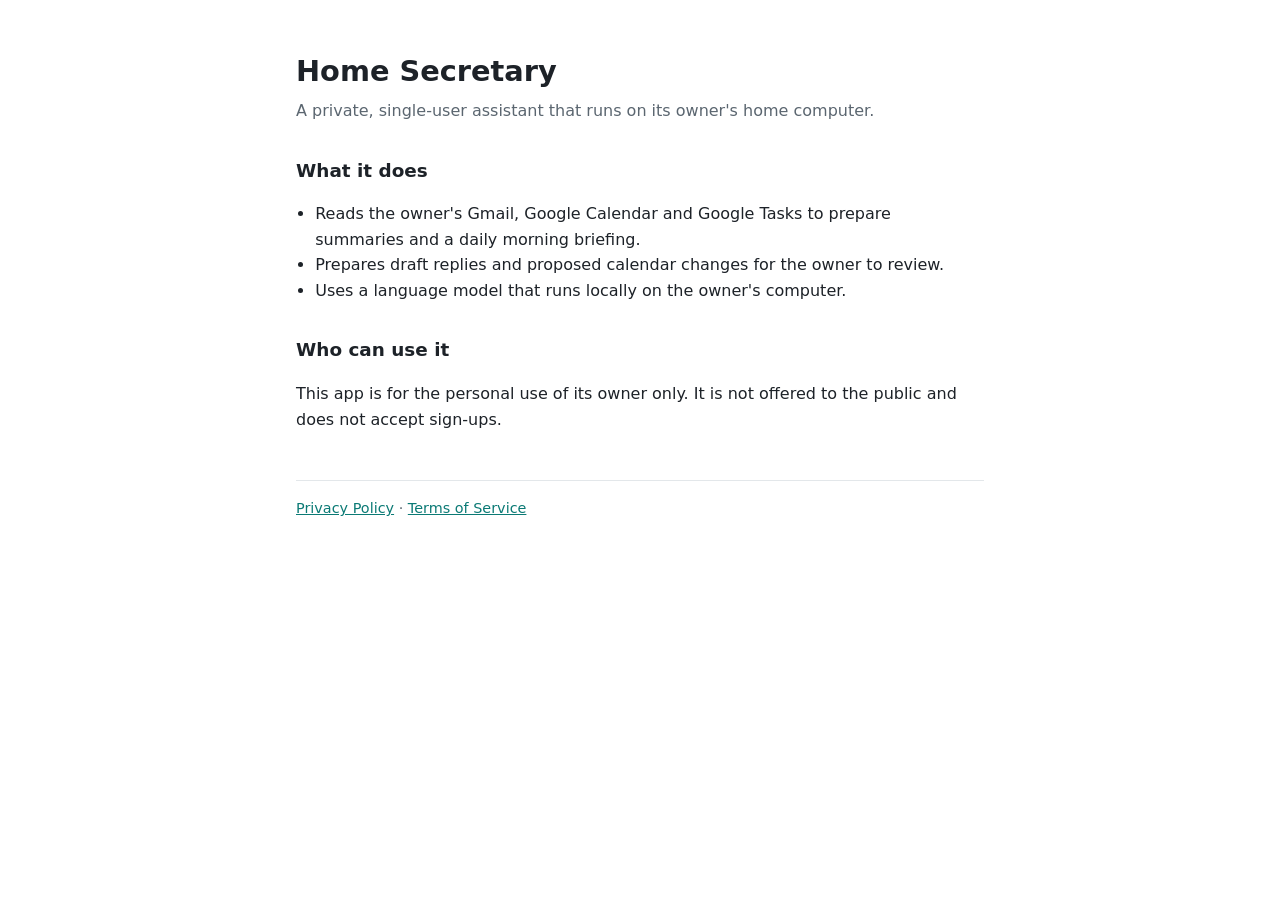
<file: index.html>
<!doctype html>
<html lang="en"><head><meta charset="utf-8"><meta name="viewport" content="width=device-width,initial-scale=1">
<title>Home Secretary</title><link rel="stylesheet" href="style.css"></head>
<body><main>
<h1>Home Secretary</h1>
<p class="sub">A private, single-user assistant that runs on its owner's home computer.</p>
<h2>What it does</h2>
<ul>
<li>Reads the owner's Gmail, Google Calendar and Google Tasks to prepare summaries and a daily morning briefing.</li>
<li>Prepares draft replies and proposed calendar changes for the owner to review.</li>
<li>Uses a language model that runs locally on the owner's computer.</li>
</ul>
<h2>Who can use it</h2>
<p>This app is for the personal use of its owner only. It is not offered to the public and does not accept sign-ups.</p>
<footer><a href="privacy.html">Privacy Policy</a> · <a href="terms.html">Terms of Service</a></footer>
</main></body></html>
</file>
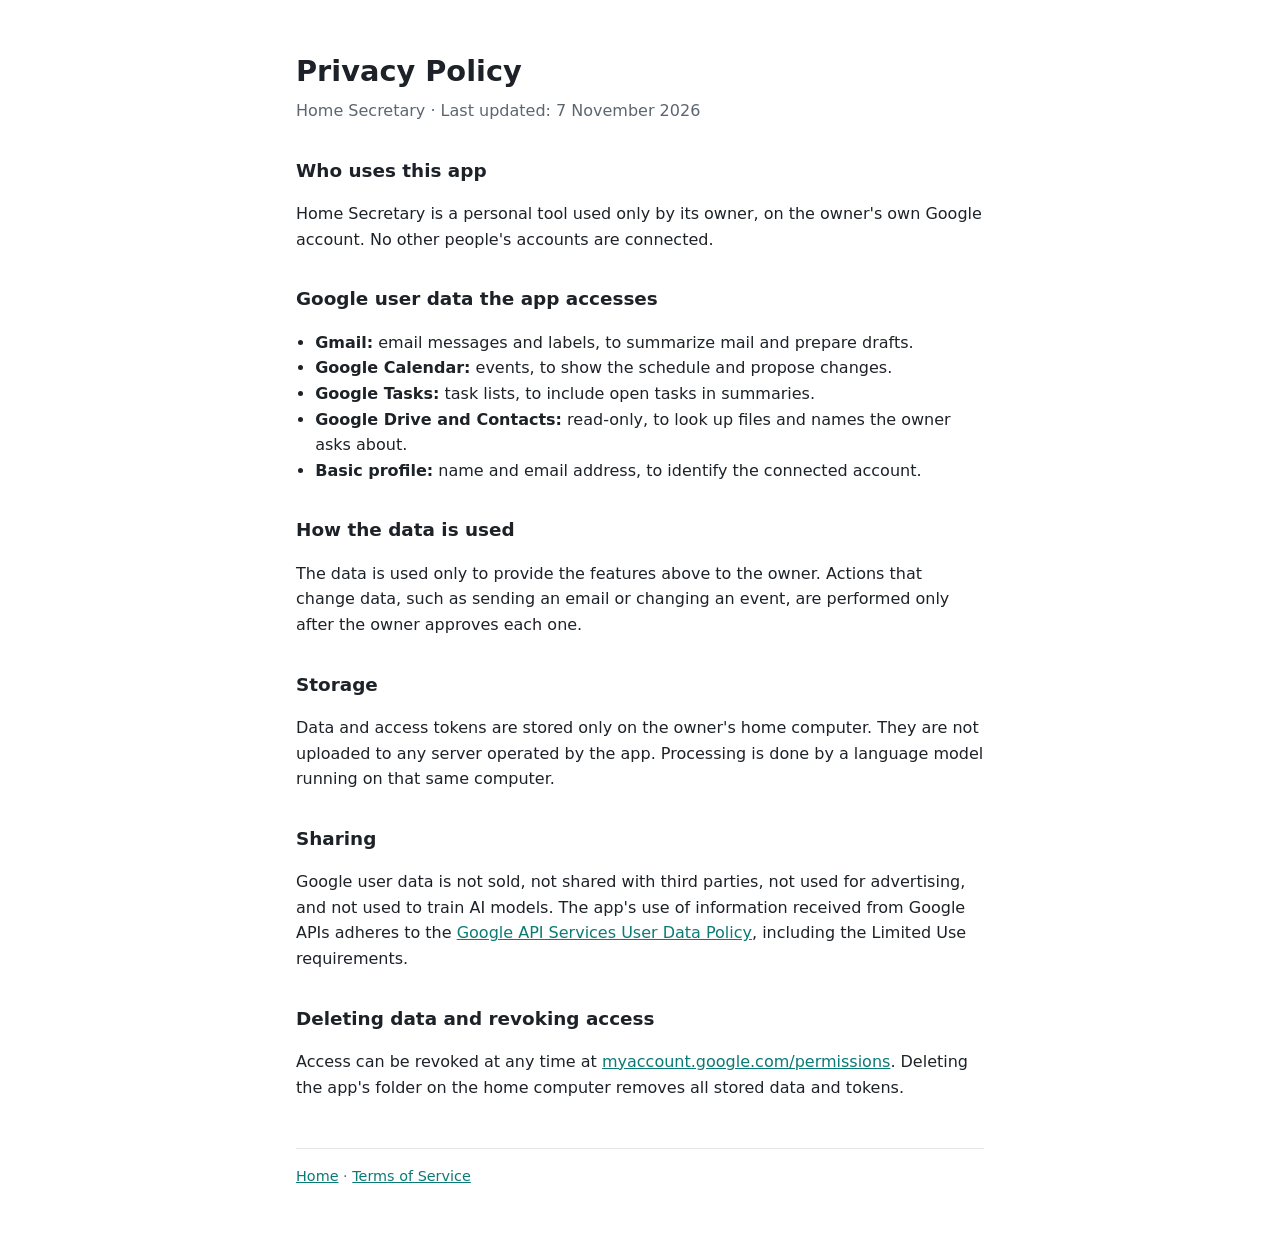
<file: privacy.html>
<!doctype html>
<html lang="en"><head><meta charset="utf-8"><meta name="viewport" content="width=device-width,initial-scale=1">
<title>Privacy Policy</title><link rel="stylesheet" href="style.css"></head>
<body><main>
<h1>Privacy Policy</h1>
<p class="sub">Home Secretary · Last updated: 7 November 2026</p>
<h2>Who uses this app</h2>
<p>Home Secretary is a personal tool used only by its owner, on the owner's own Google account. No other people's accounts are connected.</p>
<h2>Google user data the app accesses</h2>
<ul>
<li><strong>Gmail:</strong> email messages and labels, to summarize mail and prepare drafts.</li>
<li><strong>Google Calendar:</strong> events, to show the schedule and propose changes.</li>
<li><strong>Google Tasks:</strong> task lists, to include open tasks in summaries.</li>
<li><strong>Google Drive and Contacts:</strong> read-only, to look up files and names the owner asks about.</li>
<li><strong>Basic profile:</strong> name and email address, to identify the connected account.</li>
</ul>
<h2>How the data is used</h2>
<p>The data is used only to provide the features above to the owner. Actions that change data, such as sending an email or changing an event, are performed only after the owner approves each one.</p>
<h2>Storage</h2>
<p>Data and access tokens are stored only on the owner's home computer. They are not uploaded to any server operated by the app. Processing is done by a language model running on that same computer.</p>
<h2>Sharing</h2>
<p>Google user data is not sold, not shared with third parties, not used for advertising, and not used to train AI models. The app's use of information received from Google APIs adheres to the <a href="https://developers.google.com/terms/api-services-user-data-policy">Google API Services User Data Policy</a>, including the Limited Use requirements.</p>
<h2>Deleting data and revoking access</h2>
<p>Access can be revoked at any time at <a href="https://myaccount.google.com/permissions">myaccount.google.com/permissions</a>. Deleting the app's folder on the home computer removes all stored data and tokens.</p>
<footer><a href="index.html">Home</a> · <a href="terms.html">Terms of Service</a></footer>
</main></body></html>
</file>
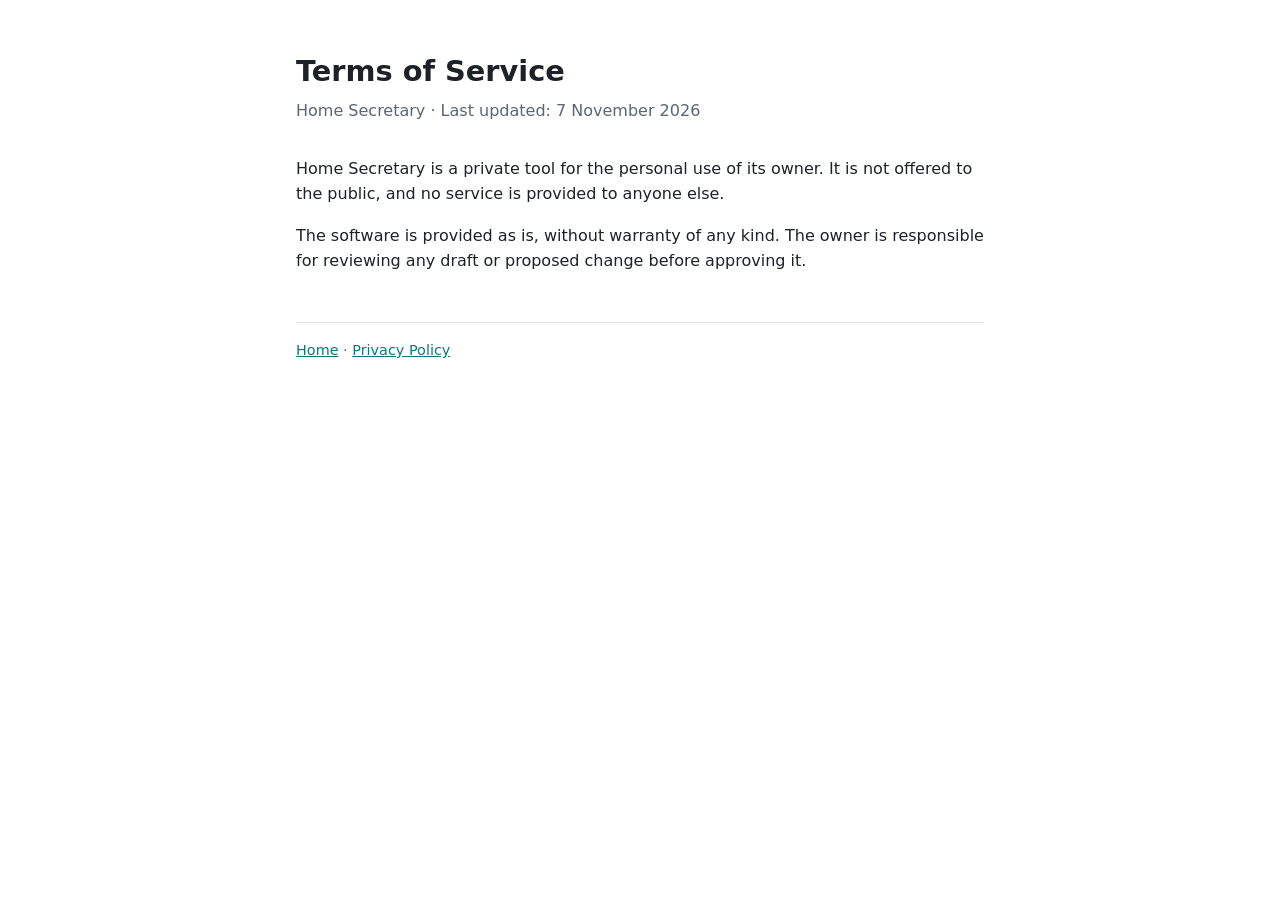
<file: terms.html>
<!doctype html>
<html lang="en"><head><meta charset="utf-8"><meta name="viewport" content="width=device-width,initial-scale=1">
<title>Terms of Service</title><link rel="stylesheet" href="style.css"></head>
<body><main>
<h1>Terms of Service</h1>
<p class="sub">Home Secretary · Last updated: 7 November 2026</p>
<p>Home Secretary is a private tool for the personal use of its owner. It is not offered to the public, and no service is provided to anyone else.</p>
<p>The software is provided as is, without warranty of any kind. The owner is responsible for reviewing any draft or proposed change before approving it.</p>
<footer><a href="index.html">Home</a> · <a href="privacy.html">Privacy Policy</a></footer>
</main></body></html>
</file>
<file: style.css>
:root{--bg:#fff;--fg:#1d2228;--muted:#5b6670;--accent:#0b7a75;--line:#e3e7ea}
@media (prefers-color-scheme:dark){:root{--bg:#121619;--fg:#e6eaed;--muted:#9aa5ae;--accent:#4fc1b9;--line:#2a3136}}
*{box-sizing:border-box}body{margin:0;background:var(--bg);color:var(--fg);font:16px/1.6 system-ui,-apple-system,"Segoe UI",sans-serif}
main{max-width:720px;margin:0 auto;padding:48px 16px}h1{font-size:1.8rem;margin:0 0 .25rem}h2{font-size:1.15rem;margin-top:2rem}
.sub{color:var(--muted);margin:0 0 2rem}a{color:var(--accent)}footer{border-top:1px solid var(--line);margin-top:3rem;padding-top:1rem;color:var(--muted);font-size:.9rem}
ul{padding-left:1.2rem}
</file>
